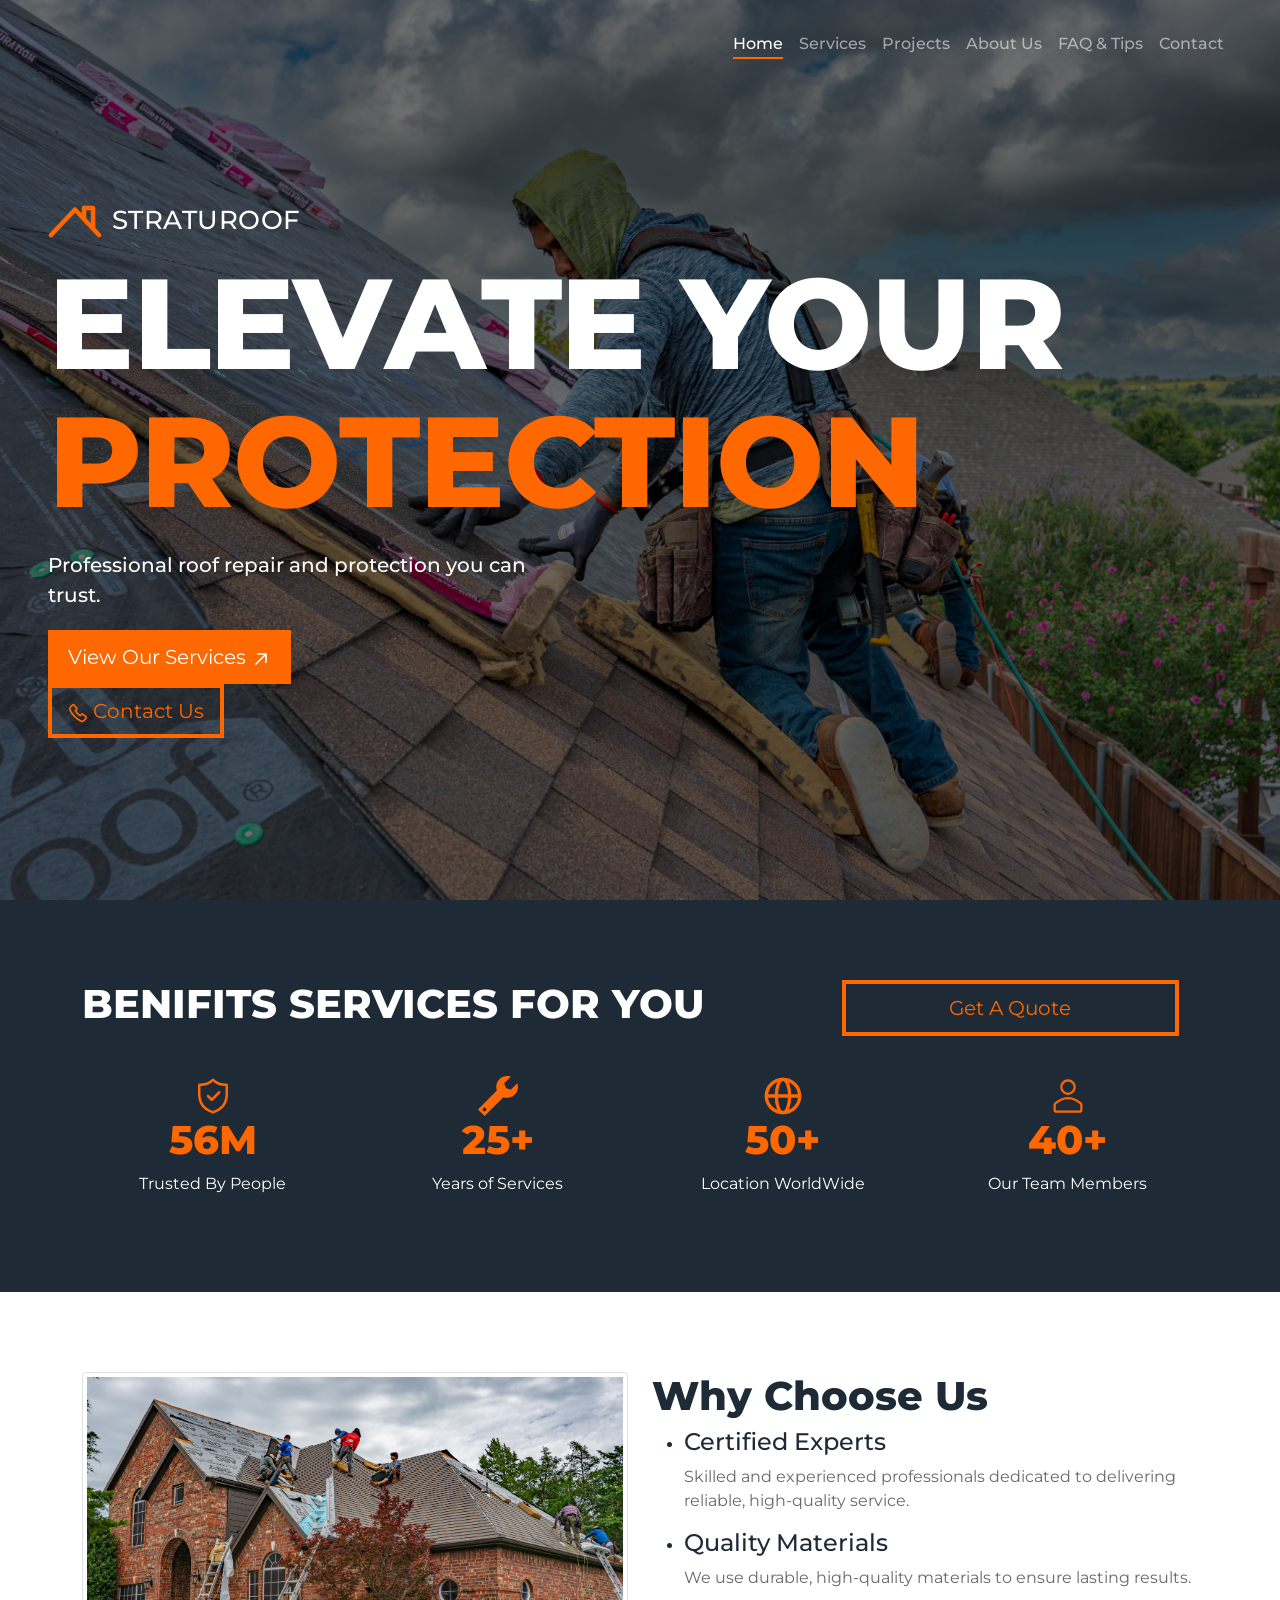
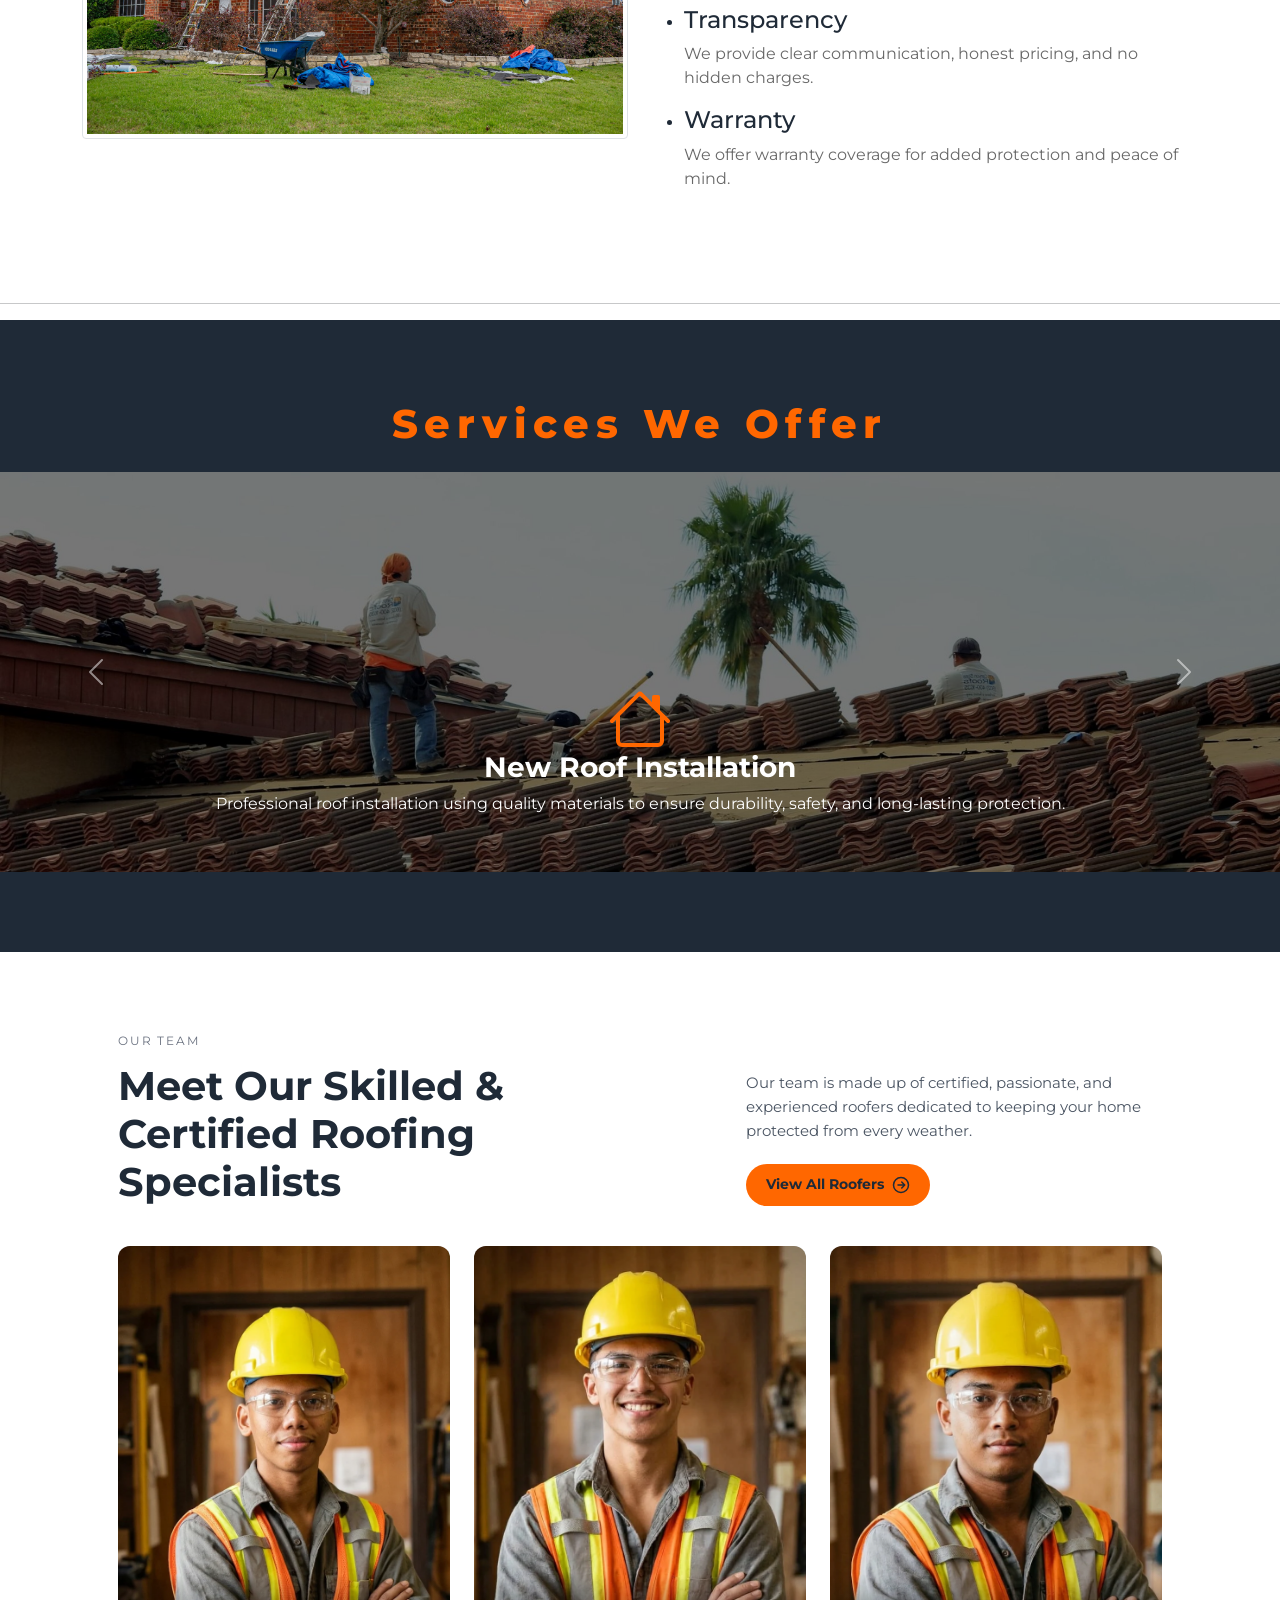
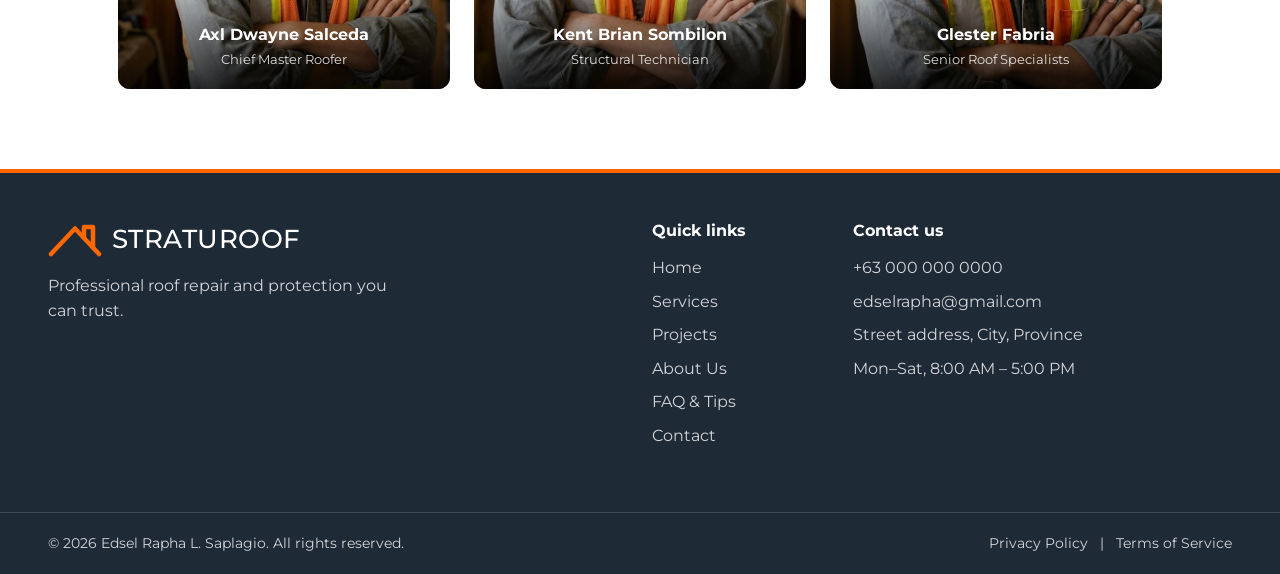
<file: index.html>
<!DOCTYPE html>
<html lang="en">

<head>
  <meta charset="UTF-8">
  <meta name="viewport" content="width=device-width, initial-scale=1">
  <meta name="description" content="Straturoof provides professional roof repair and protection services.">
  <title>Straturoof | Roof repair services</title>
  <link rel="icon" type="image/x-icon" href="src/images/logo.webp">

  <link rel="stylesheet" href="dist/css/bootstrap.min.css">
  <link rel="stylesheet" href="styles.css">
</head>

<body>

  <!-- ===================== HERO ===================== -->
  <div class="hero">

    <!-- 1) BACKGROUND IMAGE -->
    <img class="hero__img" src="src/images/homepage.jpg" alt="" fetchpriority="high">

    <!-- 2) BLACK COVER -->
    <div class="hero__overlay"></div>

    <!-- 3) NAVIGATION -->
    <header>
      <nav class="navbar navbar-expand-md navbar-dark site-nav" aria-label="Main navigation">
        <div class="container-fluid px-4 px-md-5">
          <button class="navbar-toggler ms-auto" type="button" data-bs-toggle="collapse" data-bs-target="#mainNav"
            aria-controls="mainNav" aria-expanded="false" aria-label="Toggle navigation">
            <span class="navbar-toggler-icon"></span>
          </button>

          <div class="collapse navbar-collapse" id="mainNav">
            <ul class="navbar-nav ms-auto">
              <li class="nav-item"><a class="nav-link active" aria-current="page" href="index.html">Home</a></li>
              <li class="nav-item"><a class="nav-link" href="services.html" aria-current="page">Services</a></li>
              <li class="nav-item"><a class="nav-link" href="#">Projects</a></li>
              <li class="nav-item"><a class="nav-link" href="#">About Us</a></li>
              <li class="nav-item"><a class="nav-link" href="#">FAQ &amp; Tips</a></li>
              <li class="nav-item"><a class="nav-link" href="#">Contact</a></li>
            </ul>
          </div>
        </div>
      </nav>
    </header>

    <!-- 4) HERO TEXT -->
    <main class="hero__content container-fluid px-4 px-md-5">

      <!-- LOGO -->
      <a href="index.html" class="brand" aria-label="Straturoof home">
        <svg class="brand__icon" viewBox="0 0 72 48" aria-hidden="true">
          <path d="M4 44 L36 10 L68 44" />
          <path d="M48 22 V8 H60 V35" />
        </svg>
        <span class="brand__text">STRATUROOF</span>
      </a>

      <h1 class="hero__title">
        <span>Elevate your</span>
        <span style="color: #FF6700;;">protection</span>
      </h1>

      <!-- TAGLINE -->
      <p class="hero__tagline">Professional roof repair and protection you can trust.</p>


      <!-- Hero Buttons -->
      <div class="d-grid gap-2 col-sm-4 d-lg-block hero-buttons">
        <button class="btn btn-lg btn-view-services rounded-0" type="button">
          View Our Services
          <svg xmlns="http://www.w3.org/2000/svg" width="1em" height="1em" viewBox="0 0 24 24">
            <path d="M0 0h24v24H0z" fill="none" />
            <path fill="none" stroke="currentColor" stroke-linecap="round" stroke-linejoin="round" stroke-width="2"
              d="M18 6L6 18M8 6h10v10" />
          </svg>
        </button>
        <button class="btn btn-lg btn-contact-us rounded-0" type="button">
          <svg xmlns="http://www.w3.org/2000/svg" width="1em" height="1em" viewBox="0 0 24 24">
            <path d="M0 0h24v24H0z" fill="none" />
            <path fill="none" stroke="currentColor" stroke-linecap="round" stroke-linejoin="round" stroke-width="2"
              d="M10.554 6.24L7.171 2.335c-.39-.45-1.105-.448-1.558.006L2.831 5.128c-.828.829-1.065 2.06-.586 3.047a29.2 29.2 0 0 0 13.561 13.58c.986.479 2.216.242 3.044-.587l2.808-2.813c.455-.455.456-1.174.002-1.564l-3.92-3.365c-.41-.352-1.047-.306-1.458.106l-1.364 1.366a.46.46 0 0 1-.553.088a14.56 14.56 0 0 1-5.36-5.367a.46.46 0 0 1 .088-.554l1.36-1.361c.412-.414.457-1.054.101-1.465" />
          </svg>
          Contact Us</button>
      </div>
    </main>
  </div>


   <!-- BENIFITS SECTIONS -->
  <section class="benifits-services">
    <div class="container">
      <div class="row">
        <div class="benifits-title col-md-8 text-white">
          <h1 style="font-weight: 800;">BENIFITS SERVICES FOR YOU</h1>
        </div>
        <div class="col-md-4 text-end d-grid  gap-2">
          <button class="btn btn-lg btn-contact-us rounded-0 " type="button">Get A Quote</button>
        </div>
      </div>

      <div class="row">
        <div class="col-md-3 text-center mt-3">
          <svg xmlns="http://www.w3.org/2000/svg" width="2.5em" height="2.5em" viewBox="0 0 16 16" class="mt-4">
            <path d="M0 0h16v16H0z" fill="none" />
            <path fill="var(--orange)"
              d="M13.4 3c-1.837 0-3.486-.333-4.974-1.824a.6.6 0 0 0-.848 0C6.086 2.667 4.436 3 2.601 3a.6.6 0 0 0-.6.6v3.602c0 3.862 1.97 6.487 5.81 7.768a.6.6 0 0 0 .38 0c3.841-1.28 5.81-3.906 5.81-7.768V3.6c0-.331-.27-.6-.601-.6M13 7.201c0 3.396-1.636 5.614-5 6.776c-3.364-1.162-5-3.38-5-6.776V3.995c1.579-.039 3.352-.349 5.001-1.843C9.647 3.645 11.421 3.955 13 3.995zM7.499 8.793l2.646-2.646a.5.5 0 0 1 .708.708l-3 3a.5.5 0 0 1-.708 0l-1.5-1.5a.5.5 0 0 1 .708-.708z" />
          </svg>

          <h1 style="font-weight: 800; color: var(--orange) ">56M</h1>
          <p style="color: white;">Trusted By People</p>
        </div>
        <div class="col-md-3 text-center  mt-3">
          <svg xmlns="http://www.w3.org/2000/svg" width="2.5em" height="2.5em" viewBox="0 0 1200 1200" class="mt-4">
            <path d="M0 0h1200v1200H0z" fill="none" />
            <path fill="var(--orange)"
              d="M984.091 19.305C868.695-22.216 734.617 3.236 642.153 95.7c-92.463 92.463-117.916 226.542-76.396 341.937L0 1003.396L196.604 1200l565.759-565.76c115.396 41.521 249.474 16.068 341.937-76.396c92.464-92.463 117.917-226.542 76.396-341.937L981.742 414.861l-141.708-54.896l-54.896-141.708zM236.18 963.82c22.563 22.562 22.563 59.143 0 81.705s-59.143 22.562-81.705 0c-22.563-22.563-22.563-59.144 0-81.705c22.562-22.562 59.143-22.562 81.705 0" />
          </svg>


          <h1 style="font-weight: 800; color: var(--orange) ">25+</h1>
          <p style="color: white;">Years of Services</p>
        </div>
        <div class="col-md-3 text-center mt-3">
          <svg xmlns="http://www.w3.org/2000/svg" width="2.5em" height="2.5em" viewBox="0 0 24 24" class="mt-4">
            <path d="M0 0h24v24H0z" fill="none" />
            <g fill="none" stroke="var(--orange)" stroke-linecap="round" stroke-linejoin="round" stroke-width="2">
              <circle cx="12" cy="12" r="10" />
              <ellipse cx="12" cy="12" rx="10" ry="4" transform="rotate(90 12 12)" />
              <path d="M2 12h20" />
            </g>
          </svg>

          <h1 style="font-weight: 800; color: var(--orange) ">50+</h1>
          <p style="color: white;">Location WorldWide</p>
        </div>
        <div class="col-md-3 text-center  mt-3">
          <svg xmlns="http://www.w3.org/2000/svg" width="2.5em" height="2.5em" viewBox="0 0 36 36" class="mt-4">
            <path d="M0 0h36v36H0z" fill="none" />
            <path fill="var(--orange)" d="M18 17a7 7 0 1 0-7-7a7 7 0 0 0 7 7m0-12a5 5 0 1 1-5 5a5 5 0 0 1 5-5"
              class="clr-i-outline clr-i-outline-path-1" />
            <path fill="var(--orange)"
              d="M30.47 24.37a17.16 17.16 0 0 0-24.93 0A2 2 0 0 0 5 25.74V31a2 2 0 0 0 2 2h22a2 2 0 0 0 2-2v-5.26a2 2 0 0 0-.53-1.37M29 31H7v-5.27a15.17 15.17 0 0 1 22 0Z"
              class="clr-i-outline clr-i-outline-path-2" />
            <path fill="none" d="M0 0h36v36H0z" />
          </svg>

          <h1 style="font-weight: 800; color: var(--orange) ">40+</h1>
          <p style="color: white;">Our Team Members</p>
        </div>
      </div>

    </div>
  </section>

  <section class="why-choose-us-section" aria-labelledby="why-choose-us-section-title">
    <div class="container-xl px-12 px-md-12">
      <div class="row gy-4 gx-12">
        <div class="col-md-6 why-choose-us-img">
          <img src="src/images/why-choose-us.jpg" class="img-thumbnail rounded" alt="...">
        </div>
        <div class="col-md-6  why-choose-us-info">
          <p class="h1" style="font-weight: 800; color: var(--navy);">Why Choose Us</p>
          <div>
            <ul>
              <li>
                <p class="h4" style="font-weight: 500; color: var(--navy);">Certified Experts</p>
                <p class="why-choose-us-short-desc" style="color: #686868;">Skilled and experienced professionals
                  dedicated to delivering reliable, high-quality service.</p>
              </li>
              <li>
                <p class="h4" style="font-weight: 500; color: var(--navy);">Quality Materials</p>
                <p class="why-choose-us-short-desc" style="color: #686868;">We use durable, high-quality materials to
                  ensure lasting results.</p>
              </li>
              <li>
                <p class="h4" style="font-weight: 500; color: var(--navy);">Transparency</p>
                <p class="why-choose-us-short-desc" style="color: #686868;">We provide clear communication, honest
                  pricing, and no hidden charges.</p>
              </li>
              <li>
                <p class="h4" style="font-weight: 500; color: var(--navy);">Warranty</p>
                <p class="why-choose-us-short-desc" style="color: #686868;">We offer warranty coverage for added
                  protection and peace of mind.</p>
              </li>
            </ul>
          </div>
        </div>
      </div>
  </section>

  <hr>
  <section class="services-we-offer">
    <p class="h1 text-center mb-4" style="color: var(--orange); font-weight: 800; letter-spacing: 0.4rem; ">Services We
      Offer</p>
    <div id="carouselExampleCaptions" class="carousel slide services-carousel" data-bs-ride="carousel">

      <div class="carousel-inner">
        <div class="carousel-item active">
          <img src="src/images/slide-1.jpg" class="d-block w-100" alt="Service 1">
          <div class="carousel-caption d-none d-md-block">
            <svg xmlns="http://www.w3.org/2000/svg" width="4em" height="4em" viewBox="0 0 16 16">
              <path d="M0 0h16v16H0z" fill="none" />
              <path fill="var(--orange)"
                d="M8.707 1.5a1 1 0 0 0-1.414 0L.646 8.146a.5.5 0 0 0 .708.708L2 8.207V13.5A1.5 1.5 0 0 0 3.5 15h9a1.5 1.5 0 0 0 1.5-1.5V8.207l.646.647a.5.5 0 0 0 .708-.708L13 5.793V2.5a.5.5 0 0 0-.5-.5h-1a.5.5 0 0 0-.5.5v1.293zM13 7.207V13.5a.5.5 0 0 1-.5.5h-9a.5.5 0 0 1-.5-.5V7.207l5-5z" />
            </svg>

            <b>
              <p class="h3">New Roof Installation</h5>
            </b>
            <p>Professional roof installation using quality materials to ensure durability, safety, and long-lasting
              protection.</p>
          </div>
        </div>


        <div class="carousel-item">
          <img src="src/images/slide-2.jpg" class="d-block w-100" alt="Service 2">
          <div class="carousel-caption d-none d-md-block">
            <svg xmlns="http://www.w3.org/2000/svg" width="4em" height="4em" viewBox="0 0 24 24">
              <path d="M0 0h24v24H0z" fill="none" />
              <g fill="none" stroke="var(--orange)" stroke-linejoin="round" stroke-width="1.5">
                <path stroke-linecap="round"
                  d="m7.5 14l-4.63 3.787a2.375 2.375 0 1 0 3.343 3.342L10 16.5M18 6l-4.5 4.5M18 6a1.414 1.414 0 0 1 0-2l2-2l2 2l-2 2a1.414 1.414 0 0 1-2 0" />
                <path
                  d="M11.5 9V8c0-2.828 0-4.243-.879-5.121C9.743 2 8.328 2 5.5 2H5l2.48 3.306c.248.331.372.496.359.683c-.014.186-.16.332-.452.624l-.774.774c-.292.292-.438.438-.624.452c-.187.013-.352-.111-.683-.36L2 5v.5c0 2.828 0 4.243.879 5.121c.878.879 2.293.879 5.121.879h1l8.289 9.577a2.685 2.685 0 1 0 3.788-3.788z" />
              </g>
            </svg>


            <b>
              <p class="h3">Roof Repair</h5>
            </b>
            <p>Reliable roof repairs that fix leaks, damage, and wear to restore your roof’s strength and protection.
            </p>
          </div>
        </div>

        <div class="carousel-item">
          <img src="src/images/slide-3.jpg" class="d-block w-100" alt="Service 3">

          <div class="carousel-caption d-none d-md-block">
            <svg xmlns="http://www.w3.org/2000/svg" width="4em" height="4em" viewBox="0 0 24 24">
              <path d="M0 0h24v24H0z" fill="none" />
              <g fill="none" stroke="var(--orange)" stroke-linecap="round" stroke-linejoin="round" stroke-width="1.5">
                <path d="M2.75 2.75h18.5" />
                <rect width="18.5" height="3.25" x="2.75" y="5.25" rx="1.25" />
                <path
                  d="M7 5.25V8.5m5-3.25V8.5m4 0h3v8.75a3 3 0 0 1-3 3h-3.5v-3H16Zm-7.5 7c1 1.25 1.6 2.1 1.6 2.95a1.6 1.6 0 0 1-3.2 0c0-.85.6-1.7 1.6-2.95" />
              </g>
            </svg>
            <b>
              <p class="h3">Gutter System</h5>
            </b>
            <p>Efficient gutter installation designed to manage rainwater flow and protect your property from water
              damage.</p>
          </div>
        </div>
      </div>

      <button class="carousel-control-prev" type="button" data-bs-target="#carouselExampleCaptions"
        data-bs-slide="prev">
        <span class="carousel-control-prev-icon"></span>
      </button>

      <button class="carousel-control-next" type="button" data-bs-target="#carouselExampleCaptions"
        data-bs-slide="next">
        <span class="carousel-control-next-icon"></span>
      </button>
    </div>
  </section>


  <!-- ===================== EXPERTS / TEAM ===================== -->
  <section class="experts-section" aria-labelledby="experts-title">
    <div class="container-xl px-4 px-md-5">

      <!-- Heading, text and button -->
      <div class="experts-info">
        <div>
          <p class="experts-eyebrow">OUR TEAM</p>
          <h2 class="experts-title" id="experts-title">Meet Our Skilled &amp; Certified Roofing Specialists</h2>
        </div>

        <div class="experts-side">
          <p class="experts-text">Our team is made up of certified, passionate, and experienced roofers dedicated to
            keeping your home protected from every weather.</p>
          <a href="about.html" class="experts-btn">
            View All Roofers
            <svg width="18" height="18" viewBox="0 0 24 24" fill="none" stroke="currentColor" stroke-width="2"
              stroke-linecap="round" stroke-linejoin="round" aria-hidden="true">
              <circle cx="12" cy="12" r="10" />
              <path d="M8 12h8M13 8l4 4-4 4" />
            </svg>
          </a>
        </div>
      </div>


      <div class="row g-4">
        <div class="col-12 col-md-4">
          <figure class="experts">
            <img src="src/images/expert-1.webp" alt="Photo of team member name">
            <figcaption class="experts__caption">
              <p class="experts__name">Axl Dwayne Salceda</p>
              <p class="experts__role">Chief Master Roofer</p>
            </figcaption>
          </figure>
        </div>

        <div class="col-12 col-md-4">
          <figure class="experts">
            <img src="src/images/expert-2.webp" alt="Photo of team member name">
            <figcaption class="experts__caption">
              <p class="experts__name">Kent Brian Sombilon</p>
              <p class="experts__role">Structural Technician</p>
            </figcaption>
          </figure>
        </div>

        <div class="col-12 col-md-4">
          <figure class="experts">
            <img src="src/images/expert-3.webp" alt="Photo of team member name">
            <figcaption class="experts__caption">
              <p class="experts__name">Glester Fabria</p>
              <p class="experts__role">Senior Roof Specialists</p>
            </figcaption>
          </figure>
        </div>

      </div>
    </div>
  </section>


  <!-- ===================== FOOTER ===================== -->
  <footer class="site-footer">
    <div class="container-fluid px-4 px-md-5">
      <div class="row gy-4 py-5">

        <!-- Brand + short description -->
        <div class="col-12 col-md-5 col-lg-4">
          <a href="index.html" class="brand" aria-label="Straturoof home">
            <svg class="brand__icon" viewBox="0 0 72 48" aria-hidden="true">
              <path d="M4 44 L36 10 L68 44" />
              <path d="M48 22 V8 H60 V35" />
            </svg>
            <span class="brand__text">STRATUROOF</span>
          </a>
          <p class="footer-blurb">Professional roof repair and protection you can trust.</p>
        </div>

        <!-- Quick links -->
        <div class="col-6 col-md-3 col-lg-2 offset-lg-2">
          <h2 class="footer-heading">Quick links</h2>
          <ul class="list-unstyled footer-links">
            <li><a href="index.html">Home</a></li>
            <li><a href="#">Services</a></li>
            <li><a href="#">Projects</a></li>
            <li><a href="#">About Us</a></li>
            <li><a href="#">FAQ &amp; Tips</a></li>
            <li><a href="#">Contact</a></li>
          </ul>
        </div>

        <!-- Contact  -->
        <div class="col-6 col-md-4 col-lg-4">
          <h2 class="footer-heading">Contact us</h2>
          <ul class="list-unstyled footer-links">
            <li><a href="tel:+630000000000">+63 000 000 0000</a></li>
            <li><a href="mailto:info@straturoof.com">edselrapha@gmail.com</a></li>
            <li>Street address, City, Province</li>
            <li>Mon&ndash;Sat, 8:00 AM &ndash; 5:00 PM</li>
          </ul>
        </div>

      </div>
    </div>

    <!-- Bottom bar -->
    <div class="footer-bottom">
      <div class="container-fluid px-4 px-md-5 d-flex flex-column flex-md-row justify-content-between gap-2">
        <span>&copy; 2026 Edsel Rapha L. Saplagio. All rights reserved.</span>
        <span>
          <a href="#">Privacy Policy</a>
          <span class="mx-2" aria-hidden="true">|</span>
          <a href="#">Terms of Service</a>
        </span>
      </div>
    </div>
  </footer>


  <script src="dist/js/bootstrap.bundle.min.js"></script>
</body>

</html>
</file>
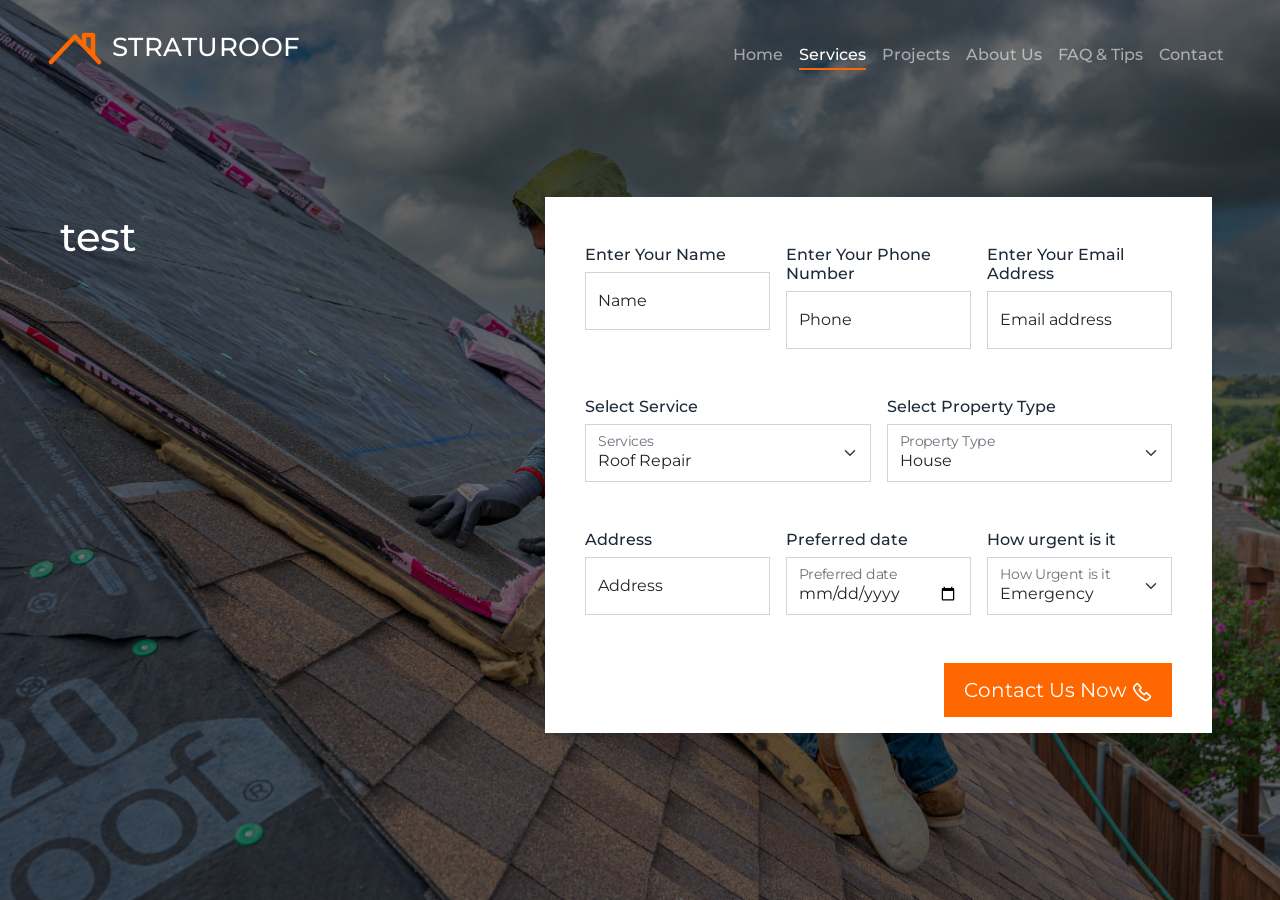
<file: services.html>
<!DOCTYPE html>
<html lang="en">

<head>
    <meta charset="UTF-8">
    <meta name="viewport" content="width=device-width, initial-scale=1">
    <meta name="description" content="Straturoof provides professional roof repair and protection services.">
    <title>Straturoof | Roof repair services</title>
    <link rel="icon" type="image/x-icon" href="src/images/logo.webp">

    <link rel="stylesheet" href="dist/css/bootstrap.min.css">
    <link rel="stylesheet" href="styles.css">
</head>

<body>
    <!-- ===================== HERO ===================== -->
    <div class="hero">

        <!-- 1) BACKGROUND IMAGE -->
        <img class="hero__img" src="src/images/homepage.jpg" alt="" fetchpriority="high">

        <!-- 2) BLACK COVER -->
        <div class="hero__overlay"></div>

        <!-- 3) NAVIGATION -->
        <header>
            <nav class="navbar navbar-expand-md navbar-dark site-nav" aria-label="Main navigation">
                <div class="container-fluid px-4 px-md-5">
                    <!-- LOGO -->
                    <div class="navbar-brand text-center">
                        <a href="index.html" class="brand" aria-label="Straturoof home">
                            <svg class="brand__icon" viewBox="0 0 72 48" aria-hidden="true">
                                <path d="M4 44 L36 10 L68 44" />
                                <path d="M48 22 V8 H60 V35" />
                            </svg>
                            <span class="brand__text">STRATUROOF</span>
                        </a>
                    </div>
                    <button class="navbar-toggler ms-auto" type="button" data-bs-toggle="collapse"
                        data-bs-target="#mainNav" aria-controls="mainNav" aria-expanded="false"
                        aria-label="Toggle navigation">
                        <span class="navbar-toggler-icon"></span>
                    </button>

                    <div class="collapse navbar-collapse" id="mainNav">
                        <ul class="navbar-nav ms-auto">
                            <li class="nav-item"><a class="nav-link" aria-current="page" href="index.html">Home</a></li>
                            <li class="nav-item"><a class="nav-link active" href="services.html"
                                    aria-current="page">Services</a></li>
                            <li class="nav-item"><a class="nav-link" href="projects.html">Projects</a></li>
                            <li class="nav-item"><a class="nav-link" href="about.html">About Us</a></li>
                            <li class="nav-item"><a class="nav-link" href="faq.html">FAQ &amp; Tips</a></li>
                            <li class="nav-item"><a class="nav-link" href="contact.html">Contact</a></li>
                        </ul>
                    </div>
                </div>
            </nav>
        </header>

        <!-- 4) HERO TEXT -->
        <main class="hero__content container-fluid px-4 px-md-5">
            <div class="container-fluid">
                <div class="row">
                    <div class="col-md-8 col-lg-6 col-xl-5">
                        <h1 class="display">
                            test
                        </h1>
                    </div>

                    <div class="col-md-4 col-lg-6 col-xl-7">


                        <!-- 1st Row - 3 Col-->
                        <div class="row g-3 services-form">
                            <div class="col-md-4">
                                <h6 style="font-weight: 500; color: var(--navy);">Enter Your Name</h6>
                                <div class="form-floating text-dark">
                                    <input type="text" class="form-control rounded-0" id="f-name" placeholder="Name">
                                    <label for="f-name">Name</label>
                                </div>
                            </div>

                            <div class="col-md-4">
                                <h6 style="font-weight: 500; color: var(--navy);">Enter Your Phone Number</h6>
                                <div class="form-floating text-dark">
                                    <input type="tel" class="form-control rounded-0" id="f-phone" placeholder="Phone">
                                    <label for="f-phone">Phone</label>
                                </div>
                            </div>

                            <div class="col-md-4">
                                <h6 style="font-weight: 500; color: var(--navy);">Enter Your Email Address</h6>
                                <div class="form-floating text-dark">
                                    <input type="email" class="form-control rounded-0" id="f-email"
                                        placeholder="Email address">
                                    <label for="f-email">Email address</label>
                                </div>
                            </div>


                            <!-- 2nd Row - 2 Col -->
                            <div class="col-md-6">
                                <h6 style="font-weight: 500; color: var(--navy);">Select Service</h6>
                                <div class="form-floating">
                                    <select class="form-select rounded-0" id="f-service" aria-label="Services needed">
                                        <option selected>Roof Repair</option>
                                        <option value="1">Roof Replacement</option>
                                        <option value="2">Roof Leak Repair</option>
                                        <option value="3">Roof Inspection</option>
                                        <option value="4">Roof Gutter Cleaning</option>
                                        <option value="5">Roof Maintenance</option>
                                        <option value="6">Roof Cleaning</option>
                                    </select>
                                    <label for="f-service">Services</label>
                                </div>
                            </div>

                            <div class="col-md-6">
                                <h6 style="font-weight: 500; color: var(--navy);">Select Property Type</h6>
                                <div class="form-floating">
                                    <select class="form-select rounded-0" id="f-service2" aria-label="Property Type">
                                        <option selected>House</option>
                                        <option value="1">Townhouse</option>
                                        <option value="2">Apartment</option>
                                        <option value="3">Commercial Building</option>
                                        <option value="4">Warehouse / Industrial</option>
                                        <option value="5">School / Church</option>
                                        <option value="6">Roof Cleaning</option>
                                    </select>
                                    <label for="f-service2">Property Type</label>
                                </div>
                            </div>

                            <!-- 3rd Row - 3 Col-->
                            <div class="col-md-4">
                                <h6 style="font-weight: 500; color: var(--navy);">Address</h6>
                                <div class="form-floating text-dark">
                                    <input type="text" class="form-control rounded-0" id="f-extra2"
                                        placeholder="Address">
                                    <label for="f-extra2">Address</label>
                                </div>
                            </div>

                            <div class="col-md-4">
                                <h6 style="font-weight: 500; color: var(--navy);">Preferred date</h6>
                                <div class="form-floating text-dark">
                                    <input type="date" class="form-control rounded-0" id="f-extra3"
                                        placeholder="Preferred date">
                                    <label for="f-extra3">Preferred date</label>
                                </div>
                            </div>

                            <div class="col-md-4">
                                <h6 style="font-weight: 500; color: var(--navy);">How urgent is it</h6>
                                <div class="form-floating">
                                    <select class="form-select rounded-0" id="f-service2" aria-label="How Urgent is it">
                                        <option selected>Emergency</option>
                                        <option value="1">Within a week</option>
                                        <option value="2">Within a month</option>
                                        <option value="3">Flexible / just planning</option>
                                    </select>
                                    <label for="f-service2">How Urgent is it</label>
                                </div>
                            </div>

                            <!-- Button -->
                            <div class="col-12 d-flex justify-content-end">
                                <button class="btn btn-lg btn-contact-us-now rounded-0" type="button">
                                    Contact Us Now
                                    <svg xmlns="http://www.w3.org/2000/svg" width="1em" height="1em"
                                        viewBox="0 0 24 24">
                                        <path d="M0 0h24v24H0z" fill="none" />
                                        <path fill="none" stroke="currentColor" stroke-linecap="round"
                                            stroke-linejoin="round" stroke-width="2"
                                            d="M10.554 6.24L7.171 2.335c-.39-.45-1.105-.448-1.558.006L2.831 5.128c-.828.829-1.065 2.06-.586 3.047a29.2 29.2 0 0 0 13.561 13.58c.986.479 2.216.242 3.044-.587l2.808-2.813c.455-.455.456-1.174.002-1.564l-3.92-3.365c-.41-.352-1.047-.306-1.458.106l-1.364 1.366a.46.46 0 0 1-.553.088a14.56 14.56 0 0 1-5.36-5.367a.46.46 0 0 1 .088-.554l1.36-1.361c.412-.414.457-1.054.101-1.465" />
                                    </svg>

                                </button>
                            </div>
                        </div>
                    </div>
                </div>
            </div>
        </main>

        <script src="dist/js/bootstrap.bundle.min.js"></script>
    </div>
</body>
</html>
</file>
<file: styles.css>
/* ===================== HOME PAGE ===================== */




/* ===================== FONT ===================== */
@font-face {
    font-family: 'Montserrat';
    src: url('fonts/Montserrat-VariableFont_wght.ttf') format('truetype');
    font-weight: 100 900;   /* full range so bold/extra-bold work properly */
    font-style: normal;
    font-display: swap;
}

/* ===================== SETTINGS (edit these) ===================== */
:root {
    --navy: #1F2A37;
    --blue: #1E6FE6;
    --orange: #FF6700;

    /* Black cover over the hero image */
    --overlay-opacity: 0.55;

 
    --hero-focus: center bottom;
}

body {
    font-family: 'Montserrat', sans-serif;
}

/* ===================== HERO ===================== */
.hero {
    position: relative;
    display: flex;
    flex-direction: column;
    min-height: 100vh;
    min-height: 100svh;
    color: #fff;
    overflow: hidden;
    background: var(--navy);   /* shows while the image loads */
}

.hero__img {
    position: absolute;
    inset: 0;
    width: 100%;
    height: 100%;
    object-fit: cover;
    object-position: var(--hero-focus);
}

.hero__overlay {
    position: absolute;
    inset: 0;
    background: #000;
    opacity: var(--overlay-opacity);
}

/* keep nav + text above the image and cover */
.site-nav,
.hero__content {
    position: relative;
    z-index: 1;
}

/* ===================== NAV ===================== */
.site-nav {
    padding-block: 1.5rem;
}

.site-nav .nav-link {
    color: #fff;
    font-weight: 500;
    padding: 0.5rem 1rem;
}

.site-nav .nav-link:hover,
.site-nav .nav-link.active {
    color: #fff;
    text-decoration: underline;
    text-decoration-color: #FF6700;;
    text-decoration-thickness: 2px;
    text-underline-offset: 0.5em;
}

.site-nav .nav-link:focus-visible,
.brand:focus-visible {
    outline: 2px solid #fff;
    outline-offset: 3px;
}

/* readable dropdown panel on phones */
@media (max-width: 767.98px) {
    .site-nav .navbar-collapse {
        margin-top: 0.75rem;
        padding: 0.5rem;
        border-radius: 0.5rem;
        background: rgba(31, 42, 55, 0.95);
    }
}


/* ===================== HERO CONTENT ===================== */
.hero__content {
    flex: 1;
    display: flex;
    flex-direction: column;
    justify-content: center;
    padding-block: 3rem 6rem;
}

/* logo */
.brand {
    display: inline-flex;
    align-items: center;
    gap: 0.6rem;
    margin-bottom: 1rem;
    color: #fff;
    text-decoration: none;
    align-self: flex-start;
}

.brand__icon {
    height: 2.25rem;
    width: auto;
    fill: none;
    stroke: #FF6700;
    stroke-width: 6;
    stroke-linecap: round;
    stroke-linejoin: round;

}

.brand__text {
    font-size: 1.6rem;
    font-weight: 500;
    letter-spacing: 0.02em;
    line-height: 1;
}

.brand__img {
    height: 2.5rem;
    width: auto;
}

/* headline */
.hero__title {
    margin: 0;
    font-weight: 800;
    font-size: clamp(8rem, 6.5vw, 5.5rem);
    line-height: 1.08;
    letter-spacing: -0.01em;
    text-transform: uppercase;
}

.hero__title span {
    display: block;
}

/* tagline under the headline */
.hero__tagline {
    max-width: 32rem;
    margin: 1.25rem 0 0;
    font-size: clamp(1rem, 2vw, 1.25rem);
    font-weight: 500;
    line-height: 1.5;
}

.hero-buttons {
    margin-top: 20px;
}

.btn-view-services {
    margin-right: 1.2rem;
    color: white;
    background-color: var(--orange);
    border: 4px solid;
    border-color: var(--orange);
    transition: all 0.4s ease-in-out;
}

.btn-view-services:hover {
    color: var(--orange);
    background-color: transparent;
    border-color: var(--orange);

}

.btn-contact-us {
    margin-right: 1.2rem;
    color: var(--orange);
    background-color: transparent;
    border-color: var(--orange);
    border: 4px solid;
    transition: all 0.4s ease-in-out;

}

.btn-contact-us:hover {
    color: white;
    background-color: var(--orange);
    border: 4px solid;
    border-color: var(--orange);

}

/* ===================== BENIFITS SERVICES ===================== */
.benifits-services {
    padding-block: 5rem;
    background: var(--navy);
    color: var(--navy);
}



/* ===================== WHY CHOOSE US ===================== */

.why-choose-us-section {
    padding-block: 5rem;
    background: #fff;
    color: var(--navy);
}

.why-choose-us-info {
    background: #fff;
    color: var(--navy);
}


/* ===================== SERVICES WE OFFER ===================== */

.services-we-offer {
    padding-block: 5rem; 
    background-color:var(--navy);
}

.services-carousel {
    width: 100%;
    max-width: 100%;
    margin: 0;
}

.services-carousel img {
    width: 100%;
    height: 400px;
    object-fit: cover;
    display: block;
}

/* ===================== CAROUSEL OVERLAY ===================== */

.services-carousel .carousel-item {
    position: relative;
}

.services-carousel .carousel-item::after {
    content: "";
    position: absolute;
    inset: 0;
    background: rgba(0, 0, 0, 0.50);
}

/* Keep caption above the overlay */
.services-carousel .carousel-caption {
    z-index: 2;
}


/* ===================== EXPERTS / TEAM ===================== */
.experts-section {
    padding-block: 5rem;
    background: #fff;
    color: var(--navy);
}

.experts-info {
    display: flex;
    flex-direction: column;
    gap: 1.5rem;
    margin-bottom: 2.5rem;
}

@media (min-width: 768px) {
    .experts-info {
        flex-direction: row;
        justify-content: space-between;
        align-items: flex-end;
    }
}

.experts-eyebrow {
    margin: 0 0 0.75rem;
    font-size: 0.75rem;
    letter-spacing: 0.15em;
    color: #6b7280;
}

.experts-title {
    max-width: 20ch;
    margin: 0;
    font-size: clamp(1.75rem, 3.2vw, 2.5rem);
    font-weight: 700;
    line-height: 1.2;
}

.experts-side {
    max-width: 26rem;
}

.experts-text {
    margin: 0 0 1.25rem;
    font-size: 0.95rem;
    line-height: 1.6;
    color: #4b5563;
}

/* orange pill button */
.experts-btn {
    display: inline-flex;
    align-items: center;
    gap: 0.5rem;
    padding: 0.65rem 1.25rem;
    border-radius: 999px;
    background: var(--orange);
    color: var(--navy);
    font-weight: 700;
    font-size: 0.9rem;
    text-decoration: none;
    transition: background-color 0.2s;
}

.experts-btn:hover {
    background: #e05b00;
    color: var(--navy);
}

.experts-btn:focus-visible {
    outline: 2px solid var(--navy);
    outline-offset: 3px;
}

/* team card */
.experts {
    position: relative;
    margin: 0;
    aspect-ratio: 3 / 4;
    overflow: hidden;
    border-radius: 0.75rem;
    background: #d1d5db;   /* shows if the photo is missing */
}

.experts img {
    display: block;
    width: 100%;
    height: 100%;
    object-fit: cover;
}

.experts__caption {
    position: absolute;
    inset: auto 0 0 0;
    padding: 3rem 1rem 1.25rem;
    text-align: center;
    color: #fff;
    background: linear-gradient(to top, rgba(0, 0, 0, 0.8), rgba(0, 0, 0, 0));
}

.experts__name {
    margin: 0;
    font-size: 1rem;
    font-weight: 700;
}

.experts__role {
    margin: 0.15rem 0 0;
    font-size: 0.8rem;
    opacity: 0.85;
}


/* ===================== FOOTER ===================== */
.site-footer {
    background: var(--navy);
    color: rgba(255, 255, 255, 0.8);
    border-top: 4px solid var(--orange);
}

.footer-blurb {
    max-width: 22rem;
    margin: 0;
    line-height: 1.6;
}

.footer-heading {
    margin-bottom: 1rem;
    font-size: 1rem;
    font-weight: 700;
    color: #fff;
}

.footer-links li {
    margin-bottom: 0.6rem;
}

.footer-links a,
.footer-bottom a {
    color: rgba(255, 255, 255, 0.8);
    text-decoration: none;
}

.footer-links a:hover,
.footer-bottom a:hover {
    color: var(--orange);
    text-decoration: underline;
}

.footer-links a:focus-visible,
.footer-bottom a:focus-visible {
    outline: 2px solid #fff;
    outline-offset: 3px;
}

.footer-bottom {
    padding-block: 1.25rem;
    border-top: 1px solid rgba(255, 255, 255, 0.15);
    font-size: 0.875rem;
}










/* ===================== SERVICES PAGE ===================== */



.services-form {
    width: 100%;
    padding: 2rem;
    background: #fff;
    box-shadow: 0 4px 6px rgba(0, 0, 0, 0.1);
    height: 100%;
}

.form-floating {
    margin-bottom: 2rem;
    color: var(--navy);
}
.form-floating > .form-control:focus ~ label,
.form-floating > .form-select:focus ~ label {
    color: var(--orange);
    opacity: 1;
}

.btn-contact-us-now {
    color: white;
    background-color: var(--orange);
    border: 4px solid var(--orange);
    transition: all 0.4s ease-in-out;
}

.btn-contact-us-now:hover {
    transform: scale(1.05);
}


input[type="text"]:focus,
input[type="email"]:focus,
input[type="tel"]:focus,
.form-select:focus {
    border-color: var(--orange);
    box-shadow: 0 0 0 0.1rem var(--orange);
}
</file>
